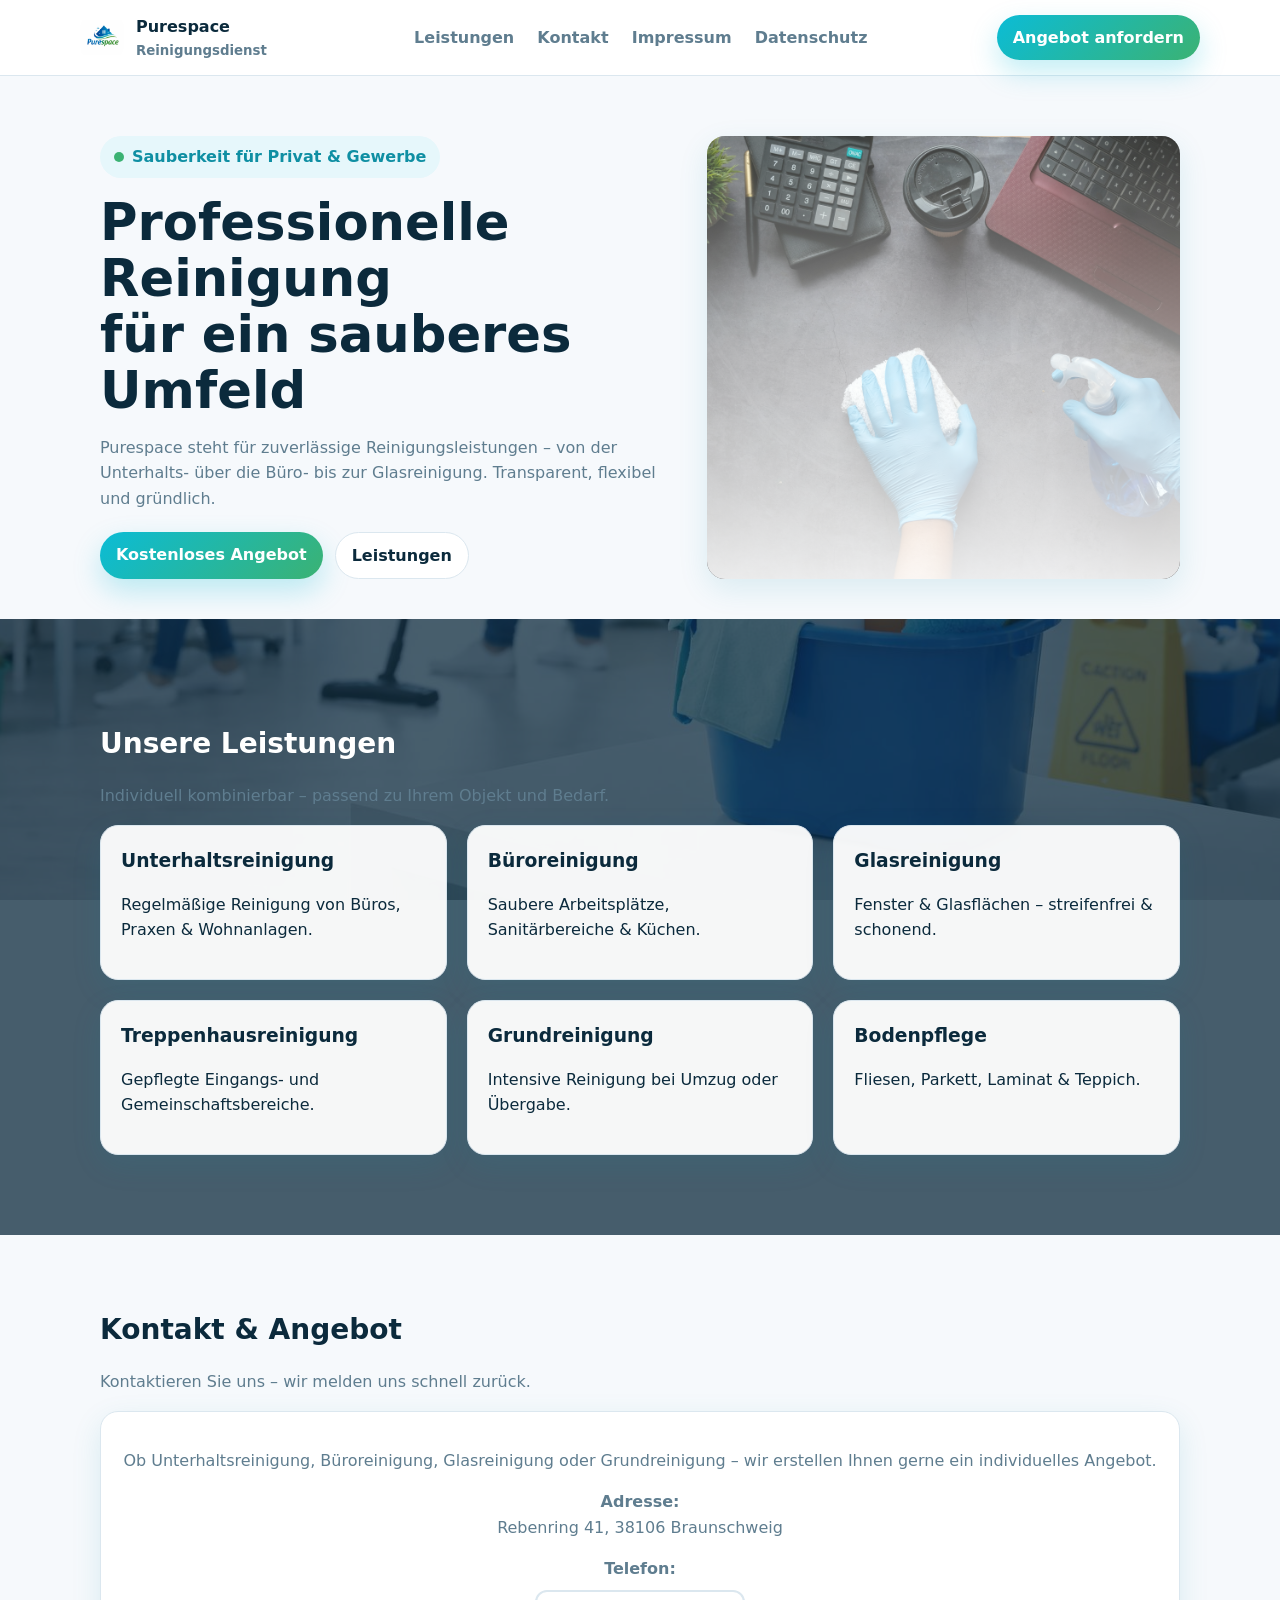
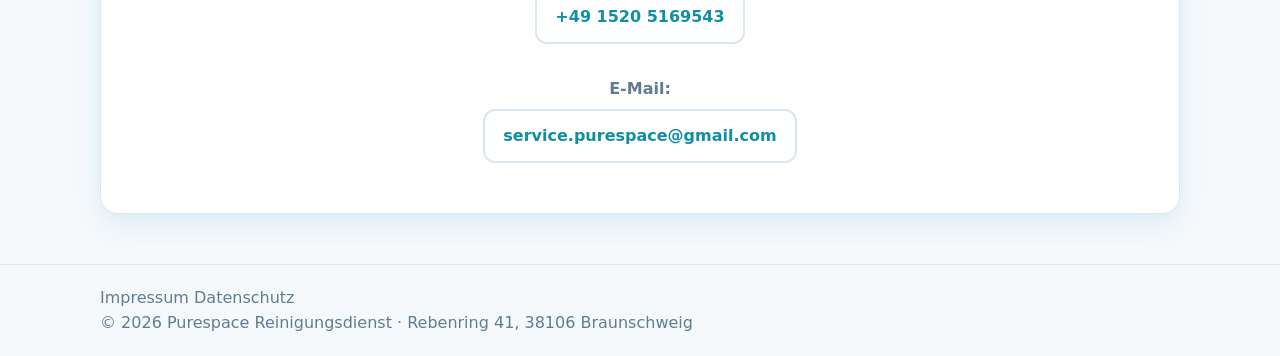
<file: index.html>
<!doctype html>
<html lang="de">
<head>
  <meta charset="utf-8">
  <meta name="viewport" content="width=device-width, initial-scale=1">
  <title>Purespace Reinigungsdienst | Sauber. Frisch. Zuverlässig.</title>
  <meta name="description" content="Purespace Reinigungsdienst – professionelle Büro-, Glas-, Unterhalts- und Grundreinigung für Privat & Gewerbe. Kostenloses Angebot anfordern.">
  <link rel="stylesheet" href="assets/site.css">
</head>
<body>

<header>
  <div class="wrap nav">
    <div class="brand">
      <img src="assets/logo.jpg" alt="Purespace Logo">
      <div>Purespace<br><small>Reinigungsdienst</small></div>
    </div>
    <nav>
      <a href="index.html#leistungen">Leistungen</a>
      <!-- <a href="index.html#galerie">Galerie</a> -->
      <a href="index.html#kontakt">Kontakt</a>
      <a href="impressum.html">Impressum</a>
      <a href="datenschutz.html">Datenschutz</a>
    </nav>
    <a class="btn primary" href="#kontakt">Angebot anfordern</a>
  </div>
</header>

<main class="wrap">
  <section class="hero">
    <div class="heroGrid">
      <div>
        <div class="pill"><span class="dot"></span>Sauberkeit für Privat & Gewerbe</div>
        <h1>Professionelle Reinigung<br>für ein sauberes Umfeld</h1>
        <p class="sub">
          Purespace steht für zuverlässige Reinigungsleistungen – von der Unterhalts-
          über die Büro- bis zur Glasreinigung. Transparent, flexibel und gründlich.
        </p>
        <div class="heroActions">
          <a class="btn primary" href="#kontakt">Kostenloses Angebot</a>
          <a class="btn" href="#leistungen">Leistungen</a>
        </div>
      </div>

      <div class="heroImage">
        <img src="assets/hero.jpg" alt="Reinigungsservice">
      </div>
    </div>
  </section>
</main>

<section id="leistungen" class="leistungenSection">
  <div class="wrap">
    <div class="sectionHead">
      <h2>Unsere Leistungen</h2>
      <p>Individuell kombinierbar – passend zu Ihrem Objekt und Bedarf.</p>
    </div>

    <div class="grid3">
      <div class="card"><h3>Unterhaltsreinigung</h3><p>Regelmäßige Reinigung von Büros, Praxen & Wohnanlagen.</p></div>
      <div class="card"><h3>Büroreinigung</h3><p>Saubere Arbeitsplätze, Sanitärbereiche & Küchen.</p></div>
      <div class="card"><h3>Glasreinigung</h3><p>Fenster & Glasflächen – streifenfrei & schonend.</p></div>
      <div class="card"><h3>Treppenhausreinigung</h3><p>Gepflegte Eingangs- und Gemeinschaftsbereiche.</p></div>
      <div class="card"><h3>Grundreinigung</h3><p>Intensive Reinigung bei Umzug oder Übergabe.</p></div>
      <div class="card"><h3>Bodenpflege</h3><p>Fliesen, Parkett, Laminat & Teppich.</p></div>
    </div>
  </div>
</section>

<main class="wrap">

  <section id="kontakt">
  <div class="sectionHead">
    <h2>Kontakt & Angebot</h2>
    <p>Kontaktieren Sie uns – wir melden uns schnell zurück.</p>
  </div>

  <div class="contactCenter">
    <div class="card">
      <p>
        Ob Unterhaltsreinigung, Büroreinigung, Glasreinigung oder Grundreinigung –
        wir erstellen Ihnen gerne ein individuelles Angebot.
      </p>

      <p><strong>Adresse:</strong><br>Rebenring 41, 38106 Braunschweig</p>

      <p><strong>Telefon:</strong><br>
        <a href="tel:+4915205169543" class="contactItem">+49 1520 5169543</a>
      </p>

      <p><strong>E-Mail:</strong><br>
        <a href="mailto:service.purespace@gmail.com" class="contactItem">service.purespace@gmail.com</a>
      </p>
    </div>
  </div>
</section>  

  <!-- 
  <form action="contact.php" method="POST">
    <label for="service">Service</label>
    <select name="service" id="service">
      <option>Büroreinigung</option>
      <option>Glasreinigung</option>
      <option>Grundreinigung</option>
    </select>
  
    <label>Nachricht</label>
    <textarea name="message"></textarea>
  
    <button type="submit" class="btn primary">Anfrage senden</button>
  </form>
  -->
  <!-- 
  <section id="kontakt" class="contactInfoSection">
    <div>
      <h2>Kontakt</h2>
      <p>Sie möchten ein individuelles Angebot oder haben Fragen zu unseren Reinigungsleistungen? Schreiben Sie uns gerne per E-Mail. Wir antworten Ihnen schnell und zuverlässig.</p>
    </div>
  
    <div class="contactInfoCard">
      <h3>Jetzt Kontakt aufnehmen</h3>
      <p>
        Ob Unterhaltsreinigung, Büroreinigung, Glasreinigung oder eine einmalige Grundreinigung – wir erstellen Ihnen gerne ein passendes Angebot für Ihren Bedarf.
      </p>
      <p>
        <strong>E-Mail:</strong>
        <a href="mailto:abdoaltet1@gmail.com">service.purespace@gmail.com</a>
      </p>
    </div>
  </section>
  -->

</main>

<footer>
  <div class="wrap">
    <div class="footerLinks">
      <a href="impressum.html">Impressum</a>
      <a href="datenschutz.html">Datenschutz</a>
    </div>
    © <span id="year"></span> Purespace Reinigungsdienst · Rebenring 41, 38106 Braunschweig
  </div>
</footer>

<script src="assets/site.js"></script>
</body>
</html>
</file>
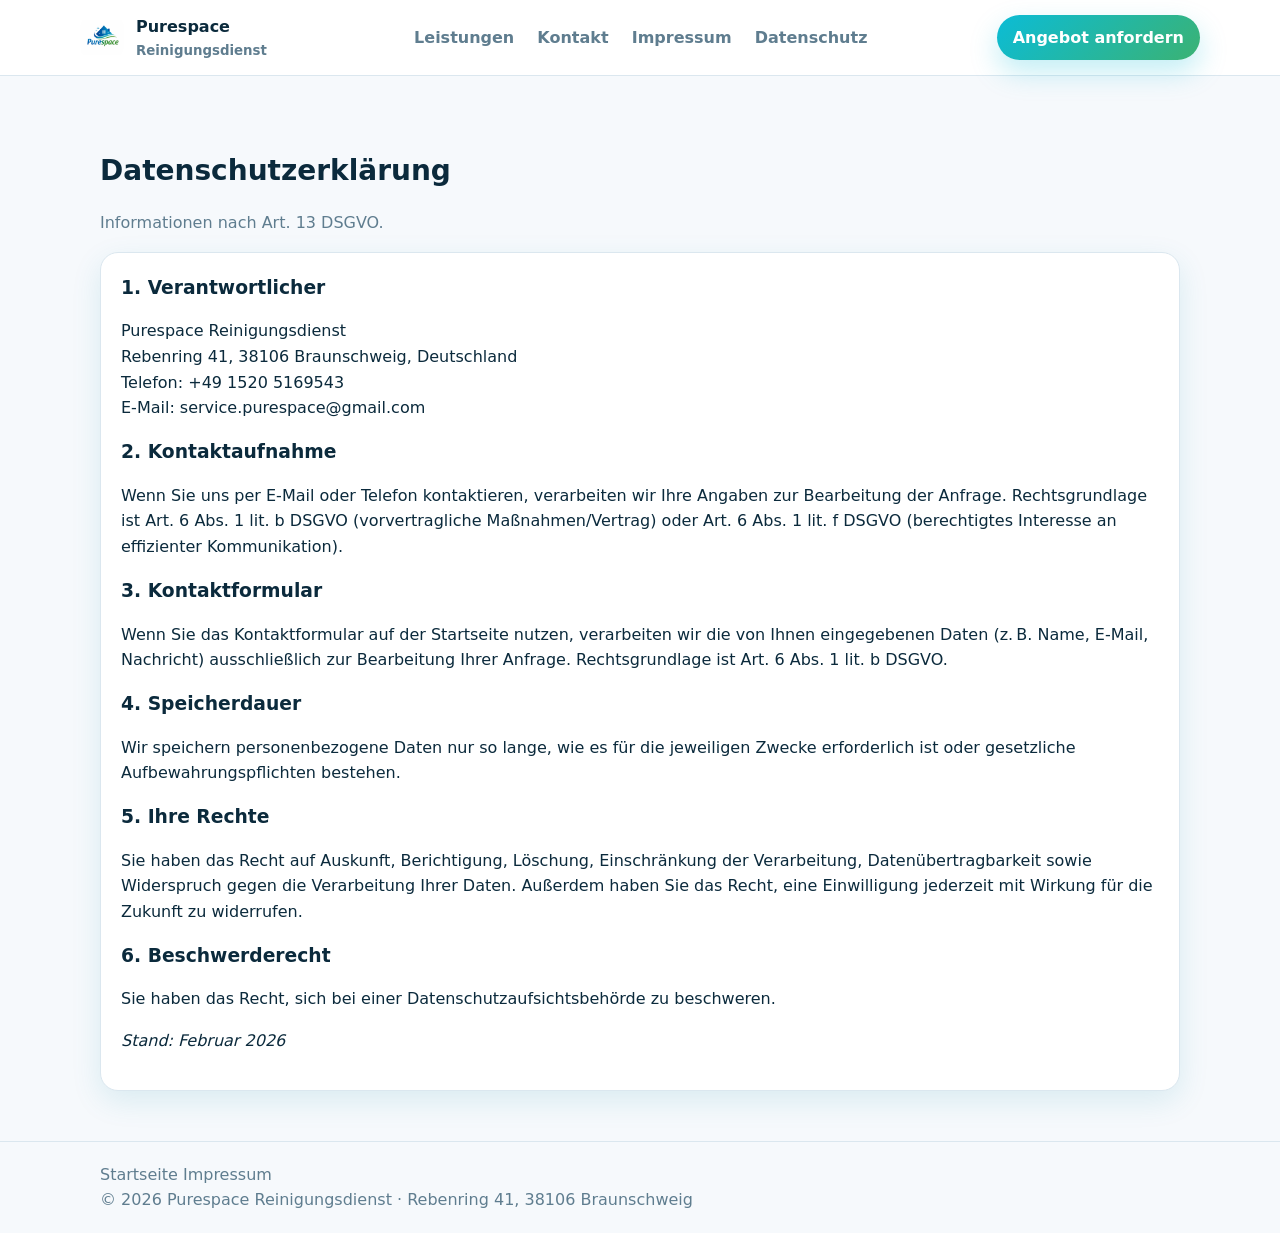
<file: datenschutz.html>
<!doctype html>
<html lang="de">
<head>
  <meta charset="utf-8">
  <meta name="viewport" content="width=device-width, initial-scale=1">
  <title>Datenschutz | Purespace Reinigungsdienst</title>
  <meta name="robots" content="noindex">
  <link rel="stylesheet" href="assets/site.css">
</head>
<body>
<header>
  <div class="wrap nav">
    <a class="brand" href="index.html">
      <img src="assets/logo.jpg" alt="Purespace Logo">
      <div>Purespace<br><small>Reinigungsdienst</small></div>
    </a>
    <nav>
      <a href="index.html#leistungen">Leistungen</a>
      <a href="index.html#kontakt">Kontakt</a>
      <a href="impressum.html">Impressum</a>
      <a href="datenschutz.html">Datenschutz</a>
    </nav>
    <a class="btn primary" href="index.html#kontakt">Angebot anfordern</a>
  </div>
</header>

<main class="wrap">
  <section>
    <div class="sectionHead">
      <h2>Datenschutzerklärung</h2>
      <p>Informationen nach Art. 13 DSGVO.</p>
    </div>

    <div class="card prose">
      <h3>1. Verantwortlicher</h3>
      <p>
        Purespace Reinigungsdienst<br>
        Rebenring 41, 38106 Braunschweig, Deutschland<br>
        Telefon: <a href="tel:+4915205169543">+49 1520 5169543</a><br>
        E-Mail: <a href="mailto:service.purespace@gmail.com">service.purespace@gmail.com</a>
      </p>

      <!-- 
      <h3>2. Hosting</h3>
      <p>
        <em>Bitte ergänzen:</em> Diese Website wird bei <strong>[Hosting-Anbieter eintragen]</strong> gehostet. Beim Aufruf der Website werden durch den Hosting-Anbieter Server-Logfiles verarbeitet (z. B. IP-Adresse, Datum/Uhrzeit, abgerufene Seite, User-Agent), um den Betrieb und die Sicherheit der Website zu gewährleisten.
      </p>
      -->
      <h3>2. Kontaktaufnahme</h3>
      <p>
        Wenn Sie uns per E-Mail oder Telefon kontaktieren, verarbeiten wir Ihre Angaben zur Bearbeitung der Anfrage. Rechtsgrundlage ist Art. 6 Abs. 1 lit. b DSGVO (vorvertragliche Maßnahmen/Vertrag) oder Art. 6 Abs. 1 lit. f DSGVO (berechtigtes Interesse an effizienter Kommunikation).
      </p>

      <h3>3. Kontaktformular</h3>
      <p>
        Wenn Sie das Kontaktformular auf der Startseite nutzen, verarbeiten wir die von Ihnen eingegebenen Daten (z. B. Name, E-Mail, Nachricht) ausschließlich zur Bearbeitung Ihrer Anfrage. Rechtsgrundlage ist Art. 6 Abs. 1 lit. b DSGVO.
      </p>

      <!--
      <h3>5. Cookies & Tracking</h3>
      <p>
        Diese Website setzt keine Analyse- oder Marketing-Cookies ein. Technisch erforderliche Funktionen (z. B. Darstellungs-/Sicherheitsfunktionen) können dennoch erforderlich sein. Für das Speichern/Auslesen von Informationen auf Endgeräten gelten die Regeln des TTDSG/§ 25 (Einwilligungspflicht, außer unbedingt erforderlich).
      </p>
      <h3>6. Empfänger</h3>
      <p>
        Eine Weitergabe Ihrer Daten erfolgt grundsätzlich nur, soweit dies zur Bearbeitung Ihrer Anfrage oder zum Betrieb der Website erforderlich ist (z. B. Hosting-Anbieter). Eine Übermittlung in Drittländer ist nicht beabsichtigt, außer der Hosting-Anbieter setzt Unterauftragnehmer in Drittländern ein (bitte im Abschnitt „Hosting“ konkretisieren).
      </p>
      -->
      
      <h3>4. Speicherdauer</h3>
      <p>
        Wir speichern personenbezogene Daten nur so lange, wie es für die jeweiligen Zwecke erforderlich ist oder gesetzliche Aufbewahrungspflichten bestehen.
      </p>
      
      <h3>5. Ihre Rechte</h3>
      <p>
        Sie haben das Recht auf Auskunft, Berichtigung, Löschung, Einschränkung der Verarbeitung, Datenübertragbarkeit sowie Widerspruch gegen die Verarbeitung Ihrer Daten. Außerdem haben Sie das Recht, eine Einwilligung jederzeit mit Wirkung für die Zukunft zu widerrufen.
      </p>

      <h3>6. Beschwerderecht</h3>
      <p>
        Sie haben das Recht, sich bei einer Datenschutzaufsichtsbehörde zu beschweren.
      </p>

      <p><em>Stand: Februar 2026</em></p>
    </div>
  </section>
</main>

<footer>
  <div class="wrap">
    <div class="footerLinks">
      <a href="index.html">Startseite</a>
      <a href="impressum.html">Impressum</a>
    </div>
    © <span id="year"></span> Purespace Reinigungsdienst · Rebenring 41, 38106 Braunschweig
  </div>
</footer>

<script src="assets/site.js"></script>
</body>
</html>
</file>
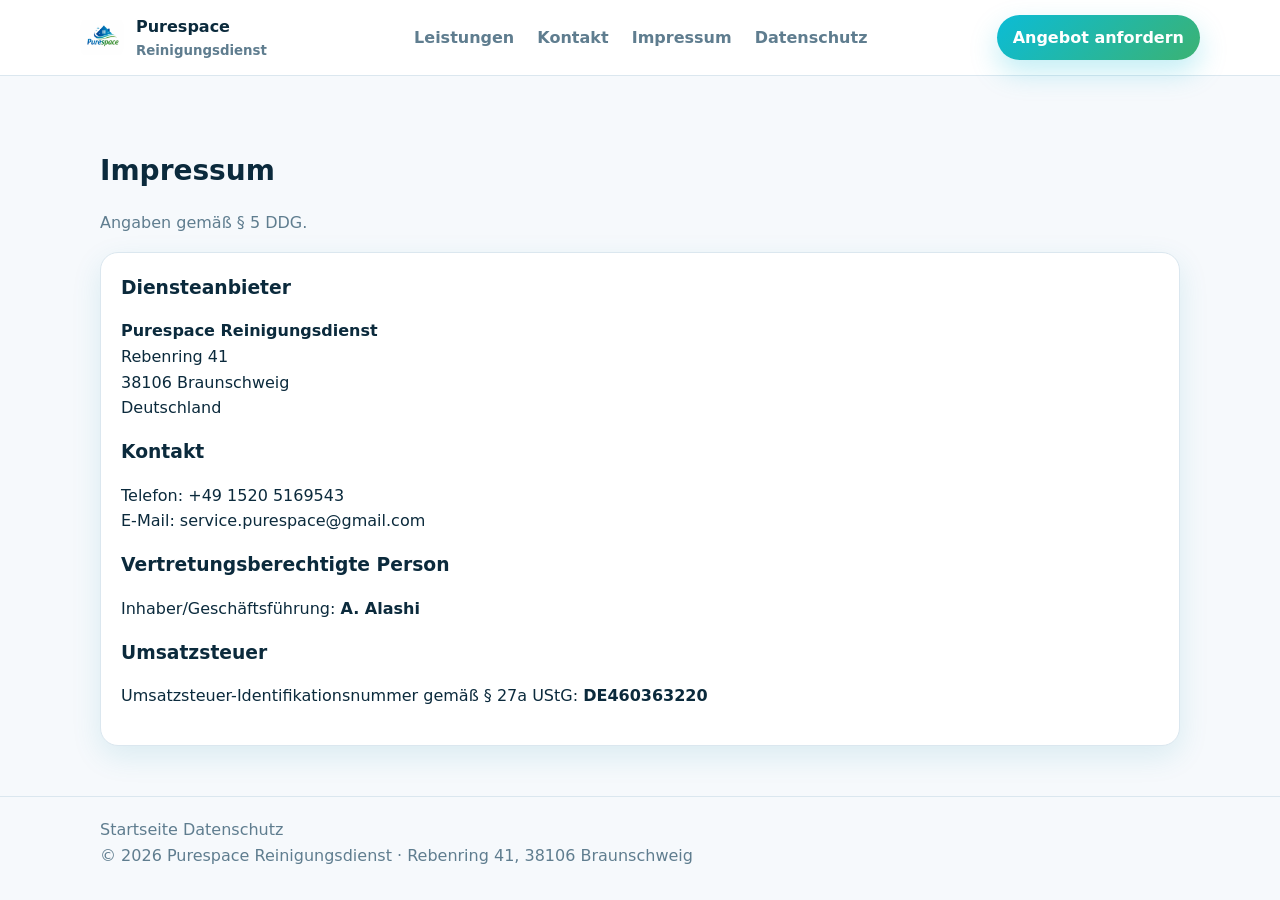
<file: impressum.html>
<!doctype html>
<html lang="de">
<head>
  <meta charset="utf-8">
  <meta name="viewport" content="width=device-width, initial-scale=1">
  <title>Impressum | Purespace Reinigungsdienst</title>
  <meta name="robots" content="noindex">
  <link rel="stylesheet" href="assets/site.css">
</head>
<body>
<header>
  <div class="wrap nav">
    <a class="brand" href="index.html">
      <img src="assets/logo.jpg" alt="Purespace Logo">
      <div>Purespace<br><small>Reinigungsdienst</small></div>
    </a>
    <nav>
      <a href="index.html#leistungen">Leistungen</a>
      <a href="index.html#kontakt">Kontakt</a>
      <a href="impressum.html">Impressum</a>
      <a href="datenschutz.html">Datenschutz</a>
    </nav>
    <a class="btn primary" href="index.html#kontakt">Angebot anfordern</a>
  </div>
</header>

<main class="wrap">
  <section>
    <div class="sectionHead">
      <h2>Impressum</h2>
      <p>Angaben gemäß § 5 DDG.</p>
    </div>

    <div class="card prose">
      <h3>Diensteanbieter</h3>
      <p>
        <strong>Purespace Reinigungsdienst</strong><br>
        Rebenring 41<br>
        38106 Braunschweig<br>
        Deutschland
      </p>

      <h3>Kontakt</h3>
      <p>
        Telefon: <a href="tel:+4915205169543">+49 1520 5169543</a><br>
        E-Mail: <a href="mailto:service.purespace@gmail.com">service.purespace@gmail.com</a>
      </p>

      <h3>Vertretungsberechtigte Person</h3>
      <p>
        Inhaber/Geschäftsführung: <strong>A. Alashi</strong>
      </p>

      <h3>Umsatzsteuer</h3>
      <p>
        Umsatzsteuer-Identifikationsnummer gemäß § 27a UStG: <strong>DE460363220</strong>
      </p>
      <!--
      <h3>Haftung für Inhalte</h3>
      <p>
        Die Inhalte dieser Website wurden mit größter Sorgfalt erstellt. Für die Richtigkeit, Vollständigkeit und Aktualität der Inhalte können wir jedoch keine Gewähr übernehmen.
      </p>

      <h3>Haftung für Links</h3>
      <p>
        Diese Website enthält ggf. Links zu externen Websites Dritter. Auf deren Inhalte haben wir keinen Einfluss; für die Inhalte der verlinkten Seiten ist stets der jeweilige Anbieter oder Betreiber verantwortlich.
      </p>

      <h3>Urheberrecht</h3>
      <p>
        Die durch die Seitenbetreiber erstellten Inhalte und Werke auf diesen Seiten unterliegen dem deutschen Urheberrecht.
      </p>
    -->
    </div>
  </section>
</main>

<footer>
  <div class="wrap">
    <div class="footerLinks">
      <a href="index.html">Startseite</a>
      <a href="datenschutz.html">Datenschutz</a>
    </div>
    © <span id="year"></span> Purespace Reinigungsdienst · Rebenring 41, 38106 Braunschweig
  </div>
</footer>

<script src="assets/site.js"></script>
</body>
</html>
</file>
<file: assets/site.css>
:root{
  --bg:#f6f9fc;
  --card:#ffffff;
  --text:#0b2a3c;
  --muted:#5f7d8f;
  --line:#dbe7ef;

  --brand1:#0bbcd6;  /* aqua */
  --brand2:#3bb273;  /* fresh green */
  --brand3:#0f8fa3;

  --shadow:0 10px 30px rgba(15,143,163,.12);
  --radius:18px;
  --max:1120px;
}

*{box-sizing:border-box}
html{scroll-behavior:smooth}
body{
  margin:0;
  font-family:system-ui,-apple-system,Segoe UI,Roboto,Arial,sans-serif;
  background:var(--bg);
  color:var(--text);
  line-height:1.6;
}
a{text-decoration:none;color:inherit}
.wrap{max-width:var(--max);margin:auto;padding:0 20px}

/* HEADER */
header{
  position:sticky;top:0;z-index:50;
  background:#ffffffee;
  border-bottom:1px solid var(--line);
  backdrop-filter:blur(8px);
}
.nav{
  display:flex;
  justify-content:space-between;
  align-items:center;
  padding:14px 0;
}
.brand{
  display:flex;
  gap:12px;
  align-items:center;
  font-weight:900;
}
.brand img{
  width:44px;height:44px;
  border-radius:12px;
  object-fit:contain;
}
.brand small{display:block;color:var(--muted);font-weight:700}
nav a{margin-left:18px;font-weight:700;color:var(--muted)}
nav a:hover{color:var(--text)}

.btn{
  padding:10px 16px;
  border-radius:999px;
  border:1px solid var(--line);
  background:#fff;
  font-weight:800;
  cursor:pointer;
}
.btn.primary{
  background:linear-gradient(135deg,var(--brand1),var(--brand2));
  color:#fff;
  border:none;
  box-shadow:0 12px 28px rgba(11,188,214,.25);
}

/* HERO */
.hero{
  padding:60px 0 40px;
}
.heroGrid{
  display:grid;
  grid-template-columns:1.1fr .9fr;
  gap:28px;
}
.pill{
  display:inline-flex;
  gap:8px;
  align-items:center;
  background:#e6f7fb;
  padding:8px 14px;
  border-radius:999px;
  font-weight:700;
  color:var(--brand3);
}
.dot{
  width:10px;height:10px;border-radius:50%;
  background:var(--brand2);
}
h1{
  font-size:clamp(34px,4vw,52px);
  line-height:1.1;
  margin:16px 0 12px;
}
.sub{
  color:var(--muted);
  max-width:60ch;
  margin-bottom:20px;
}
.heroActions{display:flex;gap:12px;flex-wrap:wrap}

.heroImage{
  position:relative;
  border-radius:var(--radius);
  overflow:hidden;
  box-shadow:var(--shadow);
}
.heroImage img{
  width:100%;
  height:100%;
  object-fit:cover;
}
.heroImage::after{
  content:"";
  position:absolute;inset:0;
  background:linear-gradient(180deg,rgba(255,255,255,.2),rgba(255,255,255,.9));
}

/* SECTIONS */
section{padding:50px 0}
.sectionHead h2{
  font-size:28px;
  margin-bottom:8px;
}
.sectionHead p{color:var(--muted);max-width:70ch}

/* CARDS */
.grid3{
  display:grid;
  grid-template-columns:repeat(3,1fr);
  gap:20px;
}
.card{
  background:var(--card);
  border:1px solid var(--line);
  border-radius:var(--radius);
  padding:20px;
  box-shadow:var(--shadow);
}
.card h3{margin:0 0 6px}

/* GALLERY */
.gallery{
  display:grid;
  grid-template-columns:2fr 1fr;
  gap:20px;
}
.gallery img{
  width:100%;
  height:100%;
  object-fit:cover;
  border-radius:var(--radius);
}

/* CONTACT */
.contactGrid{
  display:grid;
  grid-template-columns:1fr 1fr;
  gap:20px;
}
label{
  font-weight:700;
  color:var(--muted);
  display:block;
  margin-bottom:6px;
}
input,select,textarea{
  width:100%;
  padding:12px;
  border-radius:14px;
  border:1px solid var(--line);
  margin-bottom:12px;
}
textarea{min-height:110px}

/* FOOTER */
footer{
  border-top:1px solid var(--line);
  padding:20px 0;
  color:var(--muted);
}

/* RESPONSIVE */
@media(max-width:900px){
  .heroGrid,.grid3,.contactGrid,.gallery{grid-template-columns:1fr}
  nav{display:none}
}

.leistungenSection {
  width: 100%;
  position: relative;
  background: url("hero2.jpeg") center center / cover no-repeat;
  color: #fff;
  overflow: hidden;
  padding: 80px 0; /* more breathing space */
  background-attachment: fixed; /* parallax effect */
}

/* overlay for readability */
.leistungenSection::before {
  content: "";
  position: absolute;
  inset: 0;
  background: rgba(11, 42, 60, 0.75); /* dark overlay */
  z-index: 0;
}

/* make content appear above overlay */
.leistungenSection .sectionHead,
.leistungenSection .grid3 {
  position: relative;
  z-index: 1;
}

/* optional: improve card contrast */
.leistungenSection .card {
  background: rgba(255, 255, 255, 0.95);
  color: #0b2a3c;
}

/* contact form */

.contactCenter{
  display: flex;
  justify-content: center; /* center the card horizontally */
}

.contactCenter .card{
  /*max-width: 600px; */
  width: 100%;
  text-align: center; /* THIS centers all content inside */
}

.contactCenter .card p{
  margin-bottom: 14px;
  color: var(--muted);
}

.contactCenter .card a{
  color: var(--brand3);
  font-weight: 800;
}

.contactItem{
  display: inline-block;
  margin: 8px 0 16px;
  padding: 12px 18px;

  border: 2px solid var(--line);
  border-radius: 12px;

  background: #fff;
  color: var(--text);
  font-weight: 700;

  transition: all 0.2s ease;
}

/* hover effect (VERY important for UX) */
.contactItem:hover{
  border-color: var(--brand1);
  background: #f0fbff;
  transform: translateY(-2px);
  box-shadow: 0 6px 16px rgba(0,0,0,0.08);
}

/* click effect */
.contactItem:active{
  transform: scale(0.98);
}
</file>
